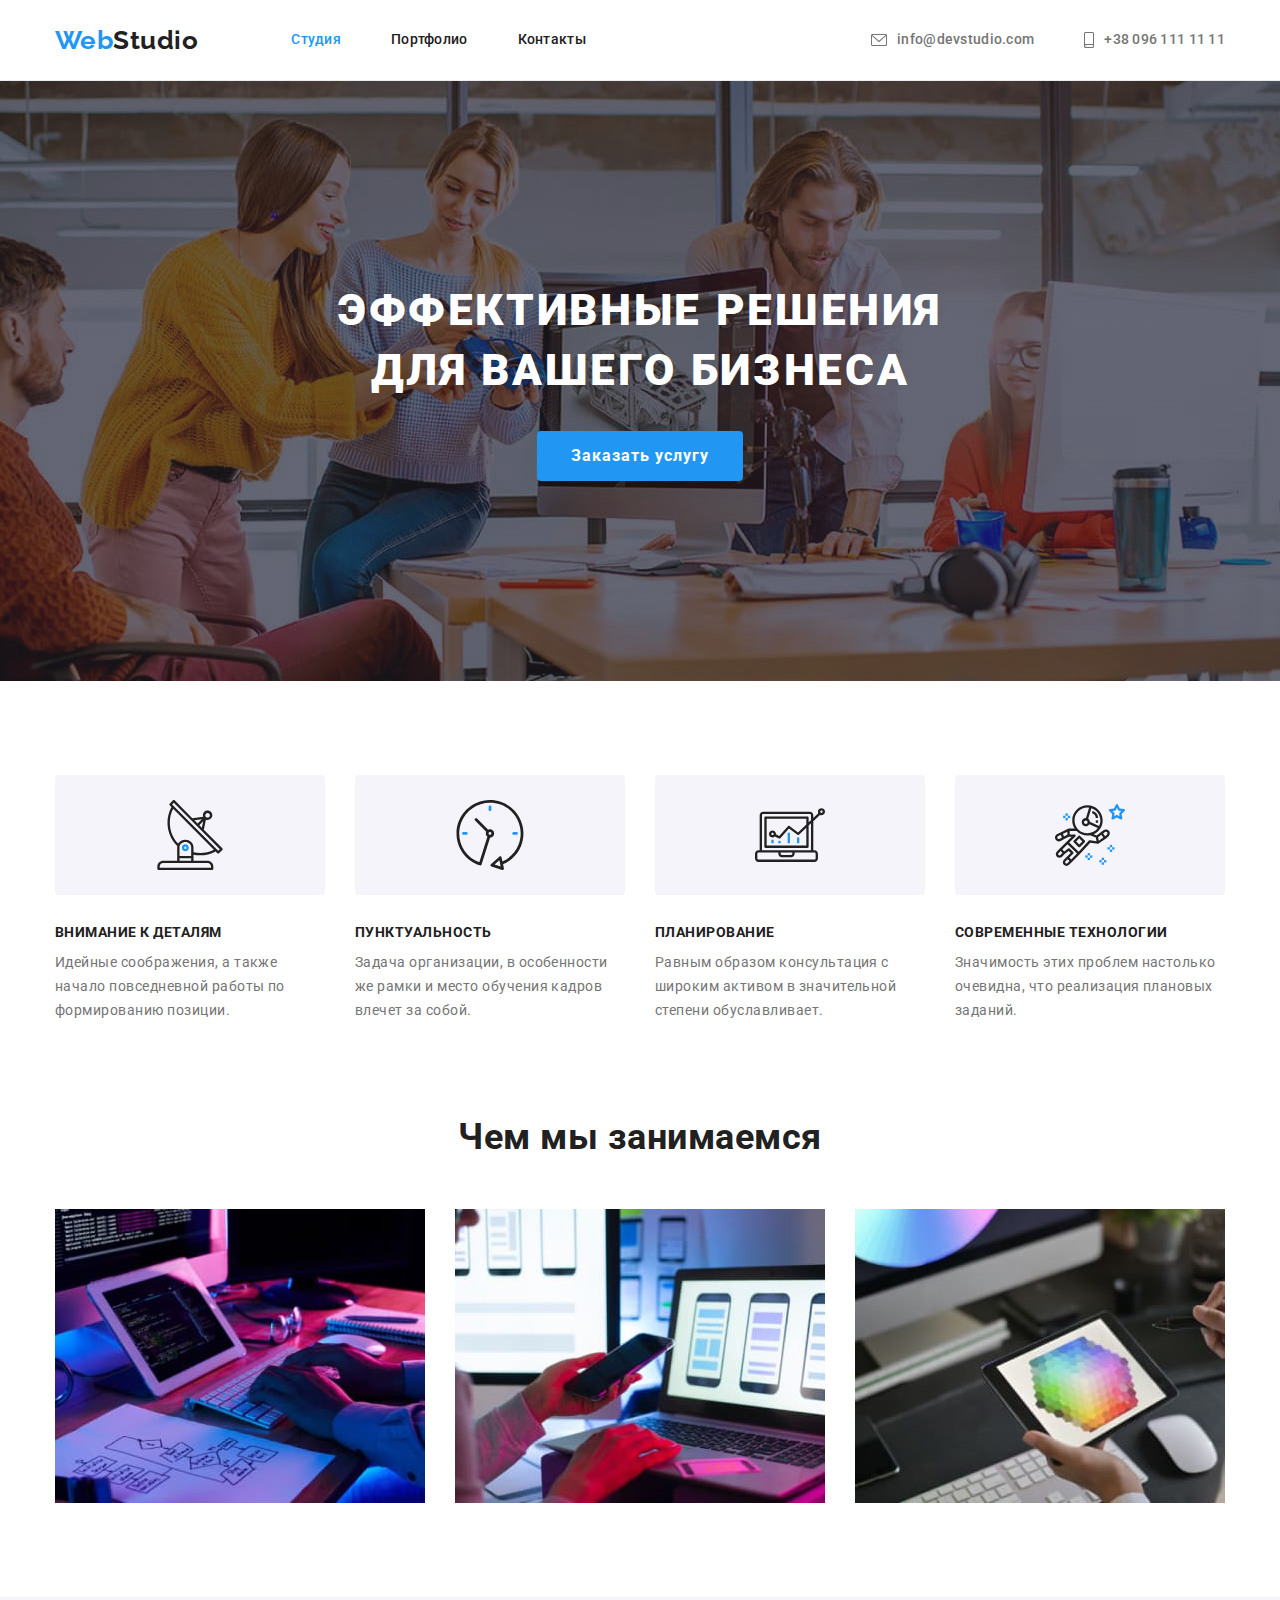
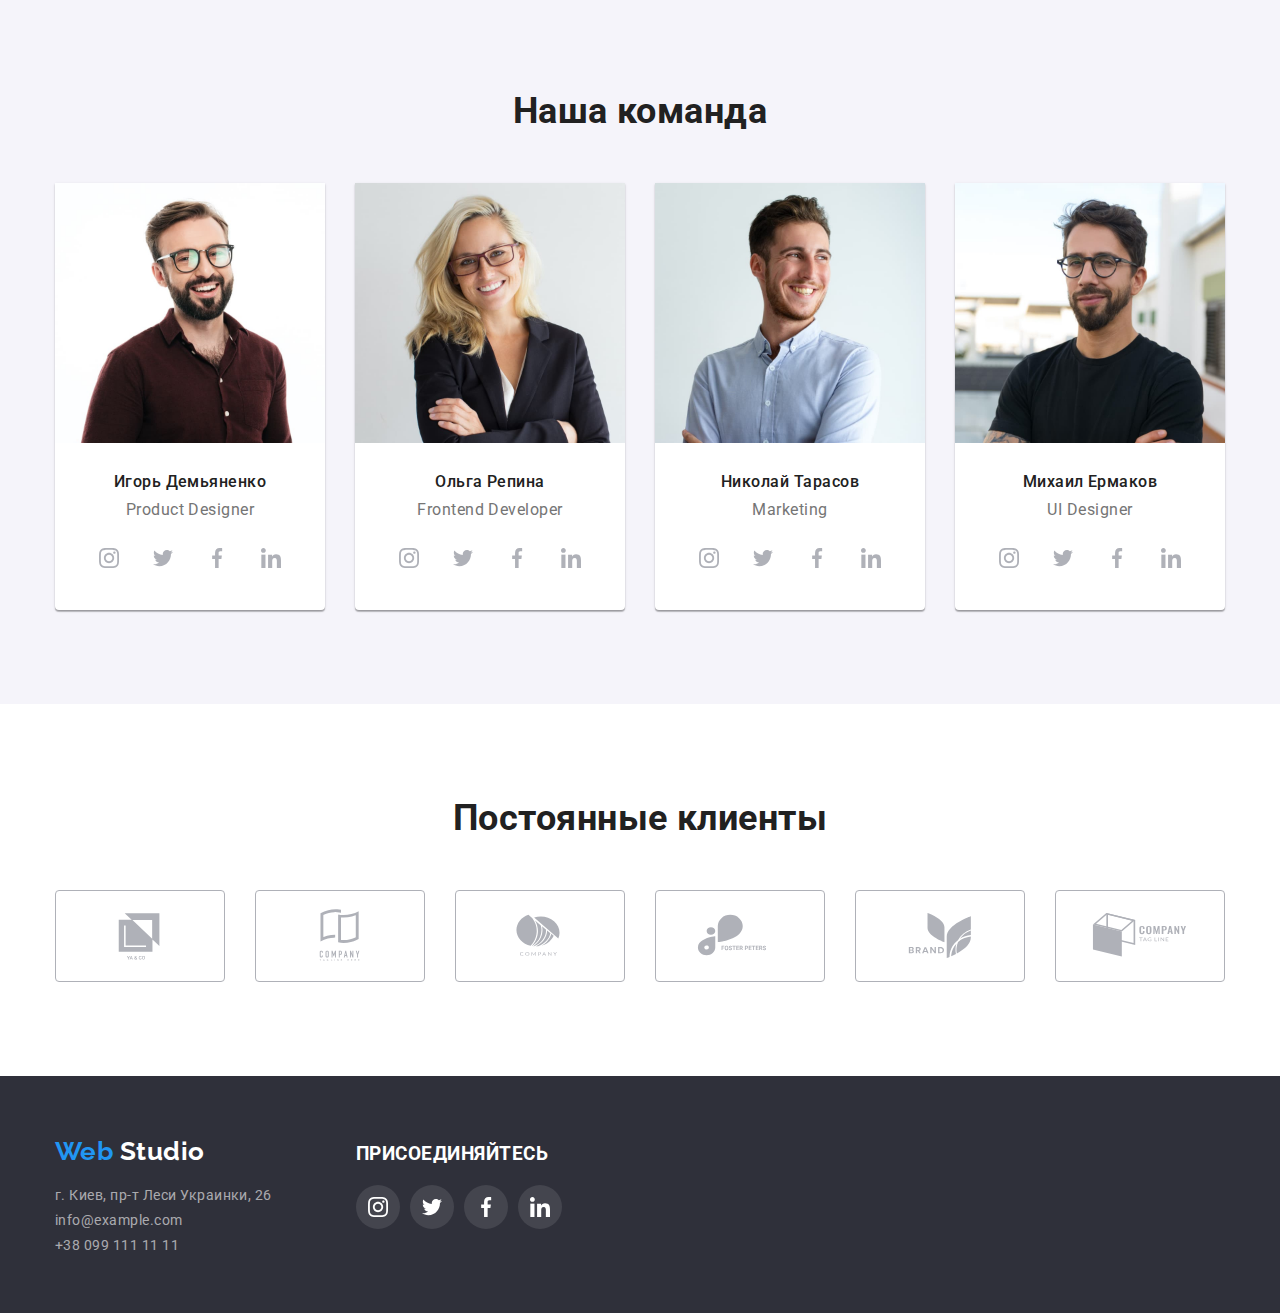
<file: index.html>
<!DOCTYPE html>
<html lang="ru">
<head>
    <meta charset="UTF-8">
    <meta http-equiv="X-UA-Compatible" content="IE=edge">
    <meta name="viewport" content="width=device-width, initial-scale=1.0">
    <title>Document</title>
    <link href="https://fonts.googleapis.com/css2?family=Raleway:wght@700&family=Roboto:wght@400;500;700;900&display=swap"
        rel="stylesheet" />
    <link rel="stylesheet" href="https://cdnjs.cloudflare.com/ajax/libs/modern-normalize/1.0.0/modern-normalize.min.css" />
    <link rel="stylesheet" href="./css/styles.css">

</head>
<body>

    <header>
       
          <div class="container container-header">
        <a href="./index.html" class="logo"> Web<span class="logo-black">Studio</span></a>
        <nav class="nav">
                <ul class="site-nav">
                    <li class="nav-item"><a href="./index.html" class="link current">Студия</a></li>
                    <li class="nav-item"><a href="./portfolio.html" class="link ">Портфолио</a></li>
                    <li class="nav-item"><a href="" class="link ">Контакты</a></li>
            
                </ul>
            </nav>
         
            <ul class="site-link">
                <li class="connection-item"><a href="mailto:info@devstudio.com" class="link"><svg class="connection-icon" width="16px" height="12px">
                    <use href="./images/icons&BG/icons.svg#icon-envelope"></use>
                </svg>info@devstudio.com</a></li>
                <li class="connection-item"><a href="tel:+380961111111" class="link ">
                    <svg class="connection-icon" width="10px" height="16px">
                        <use href="./images/icons&BG/icons.svg#icon-smartphone"></use>
                    </svg>+38 096 111 11 11</a></li>
            </ul>
         </div>   
  
    </header>

    <main>
        <!--верхній баннер-->
        <section class="hero">
            <div class="container">
                <h1 class="hero-title title">Эффективные решения для вашего бизнеса</h1>
                <button type="button" class="hero-button">Заказать услугу</button>
            </div>

        </section>

        <!--переваги компанії+невиимий заголовок-->
        <section class="section-preferences section">
            <div class="container-preferences container">
                <h2 class=" visually-hidden "> переваги компанії</h2>
                <ul class="preferences-list card-set">
                    <li class="preferences">
                        
                                <div class="pref-img"><svg class="co-worker-soc-icon" width="70px" height="70px">
                                    <use href="./images/icons&BG/icons.svg#icon-antenna-1"></use>
                                </svg></div>
                                <h3 class="title preferences-title">Внимание к деталям</h3>
                               <p class="preferences-text">Идейные соображения, а также начало повседневной работы по формированию позиции.</p>
                  
                     
                      </li>
                    <li class="preferences">
                        <div class="pref-img"><svg class="co-worker-soc-icon" width="70px" height="70px">
                                <use href="./images/icons&BG/icons.svg#icon-clock-1"></use>
                            </svg></div>
                        <h3 class="title preferences-title">Пунктуальность</h3>
                        <p class="preferences-text">
                            Задача организации, в особенности же рамки и место обучения кадров влечет за собой.
                        </p>
                    </li>
                    <li class="preferences">
                        <div class="pref-img"><svg class="co-worker-soc-icon" width="70px" height="70px">
                                <use href="./images/icons&BG/icons.svg#icon-diagram-1"></use>
                            </svg></div>
                        <h3 class="title preferences-title">Планирование</h3>
                        <p class="preferences-text">
                            Равным образом консультация с широким активом в значительной степени обуславливает.
                        </p>
                    </li>
                    <li class="preferences">
                        <div class="pref-img"><svg class="co-worker-soc-icon" width="70px" height="70px">
                            <use href="./images/icons&BG/icons.svg#icon-astronaut-1"></use>
                        </svg></div>
                        <h3 class="title preferences-title">Современные технологии</h3>
                        <p class="preferences-text">
                            Значимость этих проблем настолько очевидна, что реализация плановых заданий.
                        </p>
                    </li>
                </ul>
            </div>
          
            
        </section>

        <!--чим займаємося-->
        <section class="works section">
           <div class="container works-container">
                <h2 class="section-title title works-title">Чем мы занимаемся</h2>
                <ul class="works-list card-set">
                
                    <li class="works-foto"><img src="./images/bd(4).jpg" alt="бекенд розработка" width="370"></li>
                    <li class="works-foto"><img src="./images/fd(1).jpg" alt="фронтенд розработка" width="370"></li>
                    <li class="works-foto"><img src="./images/wd.jpg" alt="веб дизайн" width="370"></li>
                
                </ul>
           </div>
        </section>

        <!--наша команда-->
        <section class="section our-team">
            <div class="container team-container">
                <h2 class="section-title title">Наша команда</h2>
                <ul class="team-list card-set">
                    <li class="co-worker">
                        
                         <img src="./images/was-img(1).jpg" alt="Игорь Демьяненко" width="270">
                        <div class="co-worker-info">
                            <h3 class="name title">Игорь Демьяненко</h3>
                            <p class="position" lang="en">Product Designer</p>
                            <ul class="co-worker-soc-list">
                                <li class="co-worker-soc-item">
                                    <a href="" class="master-soc">
                                        <svg class="co-worker-soc-icon" width="20px" height="20px">
                                            <use href="./images/icons&BG/icons.svg#icon-instagram-2-1"></use>
                                        </svg>
                                    </a>
                                </li>
                                <li class="co-worker-soc-item">
                                    <a href="" class="master-soc"> <svg class="co-worker-soc-icon" width="20px" height="20px">
                                            <use href="./images/icons&BG/icons.svg#icon-twitter-1"></use>
                                        </svg></a>
                                </li>
                                <li class="co-worker-soc-item">
                                    <a href="" class="master-soc">
                                        <svg class="co-worker-soc-icon" width="20px" height="20px">
                                            <use href="./images/icons&BG/icons.svg#icon-facebook-11"></use>
                                        </svg>
                                    </a>
                                </li>
                                <li class="co-worker-soc-item">
                                    <a href="" class="master-soc"><svg class="co-worker-soc-icon" width="20px" height="20px">
                                            <use href="./images/icons&BG/icons.svg#icon-linkedin-1"></use>
                                        </svg></a>
                                </li>
                            </ul>

                        </div>
                        
                    </li>
                    <li class="co-worker">
                        
                            <img src="./images/was-img-7(1).jpg" alt="Ольга Репина" width="270">
                            <div class="co-worker-info">
                                <h3 class="name title">Ольга Репина</h3>
                            <p class="position" lang="en">Frontend Developer</p>
                            <ul class="co-worker-soc-list">
                                <li class="co-worker-soc-item">
                                    <a href="" class="master-soc">
                                        <svg class="co-worker-soc-icon" width="20px" height="20px">
                                            <use href="./images/icons&BG/icons.svg#icon-instagram-2-1"></use>
                                        </svg>
                                    </a>
                                </li>
                                <li class="co-worker-soc-item">
                                    <a href="" class="master-soc"> <svg class="co-worker-soc-icon" width="20px" height="20px">
                                            <use href="./images/icons&BG/icons.svg#icon-twitter-1"></use>
                                        </svg></a>
                                </li>
                                <li class="co-worker-soc-item">
                                    <a href="" class="master-soc"> <svg class="co-worker-soc-icon" width="20px" height="20px">
                                        <use href="./images/icons&BG/icons.svg#icon-facebook-11"></use>
                                    </svg></a>
                                </li>
                              
                                <li class="co-worker-soc-item">
                                    <a href="" class="master-soc"><svg class="co-worker-soc-icon" width="20px" height="20px">
                                            <use href="./images/icons&BG/icons.svg#icon-linkedin-1"></use>
                                        </svg></a>
                                </li>
                            </ul>
                            </div>
                            
                        
                
                    </li>
                    <li class="co-worker">
                        
                            <img src="./images/was-mg-8(1).jpg" alt="Николай Тарасов" width="270">
                            <div class="co-worker-info">
                                    <h3 class="name title">Николай Тарасов</h3>
                            <p class="position" lang="en">Marketing</p>
                          <ul class="co-worker-soc-list">
                            <li class="co-worker-soc-item">
                                <a href="" class="master-soc">
                                    <svg class="co-worker-soc-icon" width="20px" height="20px">
                                        <use href="./images/icons&BG/icons.svg#icon-instagram-2-1"></use>
                                    </svg>
                                </a>
                            </li>
                            <li class="co-worker-soc-item">
                                <a href="" class="master-soc"> <svg class="co-worker-soc-icon" width="20px" height="20px">
                                        <use href="./images/icons&BG/icons.svg#icon-twitter-1"></use>
                                    </svg></a>
                            </li>
                            <li class="co-worker-soc-item">
                                <a href="" class="master-soc"> <svg class="co-worker-soc-icon" width="20px" height="20px">
                                        <use href="./images/icons&BG/icons.svg#icon-facebook-11"></use>
                                    </svg></a>
                            </li>
                            <li class="co-worker-soc-item">
                                <a href="" class="master-soc"><svg class="co-worker-soc-icon" width="20px" height="20px">
                                        <use href="./images/icons&BG/icons.svg#icon-linkedin-1"></use>
                                    </svg></a>
                            </li>
                        </ul>


                            </div>
                            
                        
                
                    </li>
                    <li class="co-worker">
                        
                            <img src="./images/was-img-9(1).jpg" alt="Михаил Ермаков" width="270">
                            <div class="co-worker-info">
                                           <h3 class="name title">Михаил Ермаков</h3>
                            <p class="position" lang="en">UI Designer </p>
                            <ul class="co-worker-soc-list">
                                <li class="co-worker-soc-item">
                                    <a href="" class="master-soc">
                                        <svg class="co-worker-soc-icon" width="20px" height="20px">
                                            <use href="./images/icons&BG/icons.svg#icon-instagram-2-1"></use>
                                        </svg>
                                    </a>
                                </li>
                                <li class="co-worker-soc-item">
                                    <a href="" class="master-soc"> <svg class="co-worker-soc-icon" width="20px" height="20px">
                                            <use href="./images/icons&BG/icons.svg#icon-twitter-1"></use>
                                        </svg></a>
                                </li>
                                <li class="co-worker-soc-item">
                                    <a href="" class="master-soc"> <svg class="co-worker-soc-icon" width="20px" height="20px">
                                            <use href="./images/icons&BG/icons.svg#icon-facebook-11"></use>
                                        </svg></a>
                                </li>
                                <li class="co-worker-soc-item">
                                    <a href="" class="master-soc"><svg class="co-worker-soc-icon" width="20px" height="20px">
                                            <use href="./images/icons&BG/icons.svg#icon-linkedin-1"></use>
                                        </svg></a>
                                </li>
                            </ul>
                            </div>
                            
                        
                    </li>
                
                </ul>
            </div>
        </section>



        <section class="regular-costomers section">
            <div class="container customers-container">
                <h2 class="section-title customer-title">Постоянные клиенты</h2>
                <ul class="customer-list card-set">
                    <li class="customer">
                        <a href="" class="customer-link">
                            <svg class="customer-icon" width="106px" height="60px">
                                <use href="./images/icons&BG/icons.svg#icon-Logo-6"></use>
                            </svg>
                        </a>
                    </li>
                    <li class="customer">
                        <a href="" class="customer-link">
                            <svg class="customer-icon" width="106px" height="60px">
                                <use href="./images/icons&BG/icons.svg#icon-Logo-1"></use>
                            </svg>
                        </a>
                    </li>
                    <li class="customer">
                        <a href="" class="customer-link">
                            <svg class="customer-icon" width="106px" height="60px">
                                <use href="./images/icons&BG/icons.svg#icon-Logo-2"></use>
                            </svg>
                        </a>
                    </li>
                    <li class="customer">
                        <a href="" class="customer-link">
                            <svg class="customer-icon" width="106px" height="60px">
                                <use href="./images/icons&BG/icons.svg#icon-Logo-3"></use>
                            </svg>
                        </a>
                    </li>
                    <li class="customer">
                        <a href="" class="customer-link">
                            <svg class="customer-icon" width="106" height="60">
                                <use href="./images/icons&BG/icons.svg#icon-Logo-4"></use>
                            </svg>
                        </a>
                    </li>
                    <li class="customer">
                        <a href="" class="customer-link">
                            <svg class="customer-icon" width="106px" height="60px">
                                <use href="./images/icons&BG/icons.svg#icon-Logo-5"></use>
                            </svg>
                        </a>
                    </li>
                   
                </ul>

            </div>
        </section>

    </main>

    <footer class="footer">
        <div class="footer-containers container">
            <div class=" address-container footer-item">
                <a href="./index.html" class="footer-logo logo"> Web <span class="logo-white">Studio </span></a>
                <address class="address">
                    <ul class="list">
                        <li class="adress-item">
                            <a href="https://goo.gl/maps/nEoxrLHgyLhJDWgF7" target="_blank" rel="noopener noreferrer nofollow"
                                class="kuyiv-address link">г. Киев, пр-т Леси Украинки, 26</a>
                        </li>
                        <li class="adress-item">
                            <a href="mailto:info@example.com" class="link">info@example.com</a>
                        </li>
                        <li class="adress-item">
                            <a href="tel:+380991111111" class="link tell-link">+38 099 111 11 11</a>
                        </li>
            
                    </ul>
                </address>
            </div>
            
            <div class="join-container footer-item">
            
                <h3 class="join-title">присоединяйтесь</h3>
                                    <ul class="co-worker-soc-list">
                                        <li class="co-worker-soc-item">
                                            <a href="" class="master-soc">
                                                <svg class="co-worker-soc-icon" width="20px" height="20px">
                                                    <use href="./images/icons&BG/icons.svg#icon-instagram-2-1"></use>
                                                </svg>
                                            </a>
                                        </li>
                                        <li class="co-worker-soc-item">
                                            <a href="" class="master-soc"> <svg class="co-worker-soc-icon" width="20px" height="20px">
                                                    <use href="./images/icons&BG/icons.svg#icon-twitter-1"></use>
                                                </svg></a>
                                        </li>
                                        <li class="co-worker-soc-item">
                                            <a href="" class="master-soc"> <svg class="co-worker-soc-icon" width="20px" height="20px">
                                                    <use href="./images/icons&BG/icons.svg#icon-facebook-11"></use>
                                                </svg></a>
                                        </li>
                                        <li class="co-worker-soc-item">
                                            <a href="" class="master-soc"><svg class="co-worker-soc-icon" width="20px" height="20px">
                                                    <use href="./images/icons&BG/icons.svg#icon-linkedin-1"></use>
                                                </svg></a>
                                        </li>
                                    </ul>
 
            </div>
        </div>
      


    


    </footer>
</body>

</html>
</file>
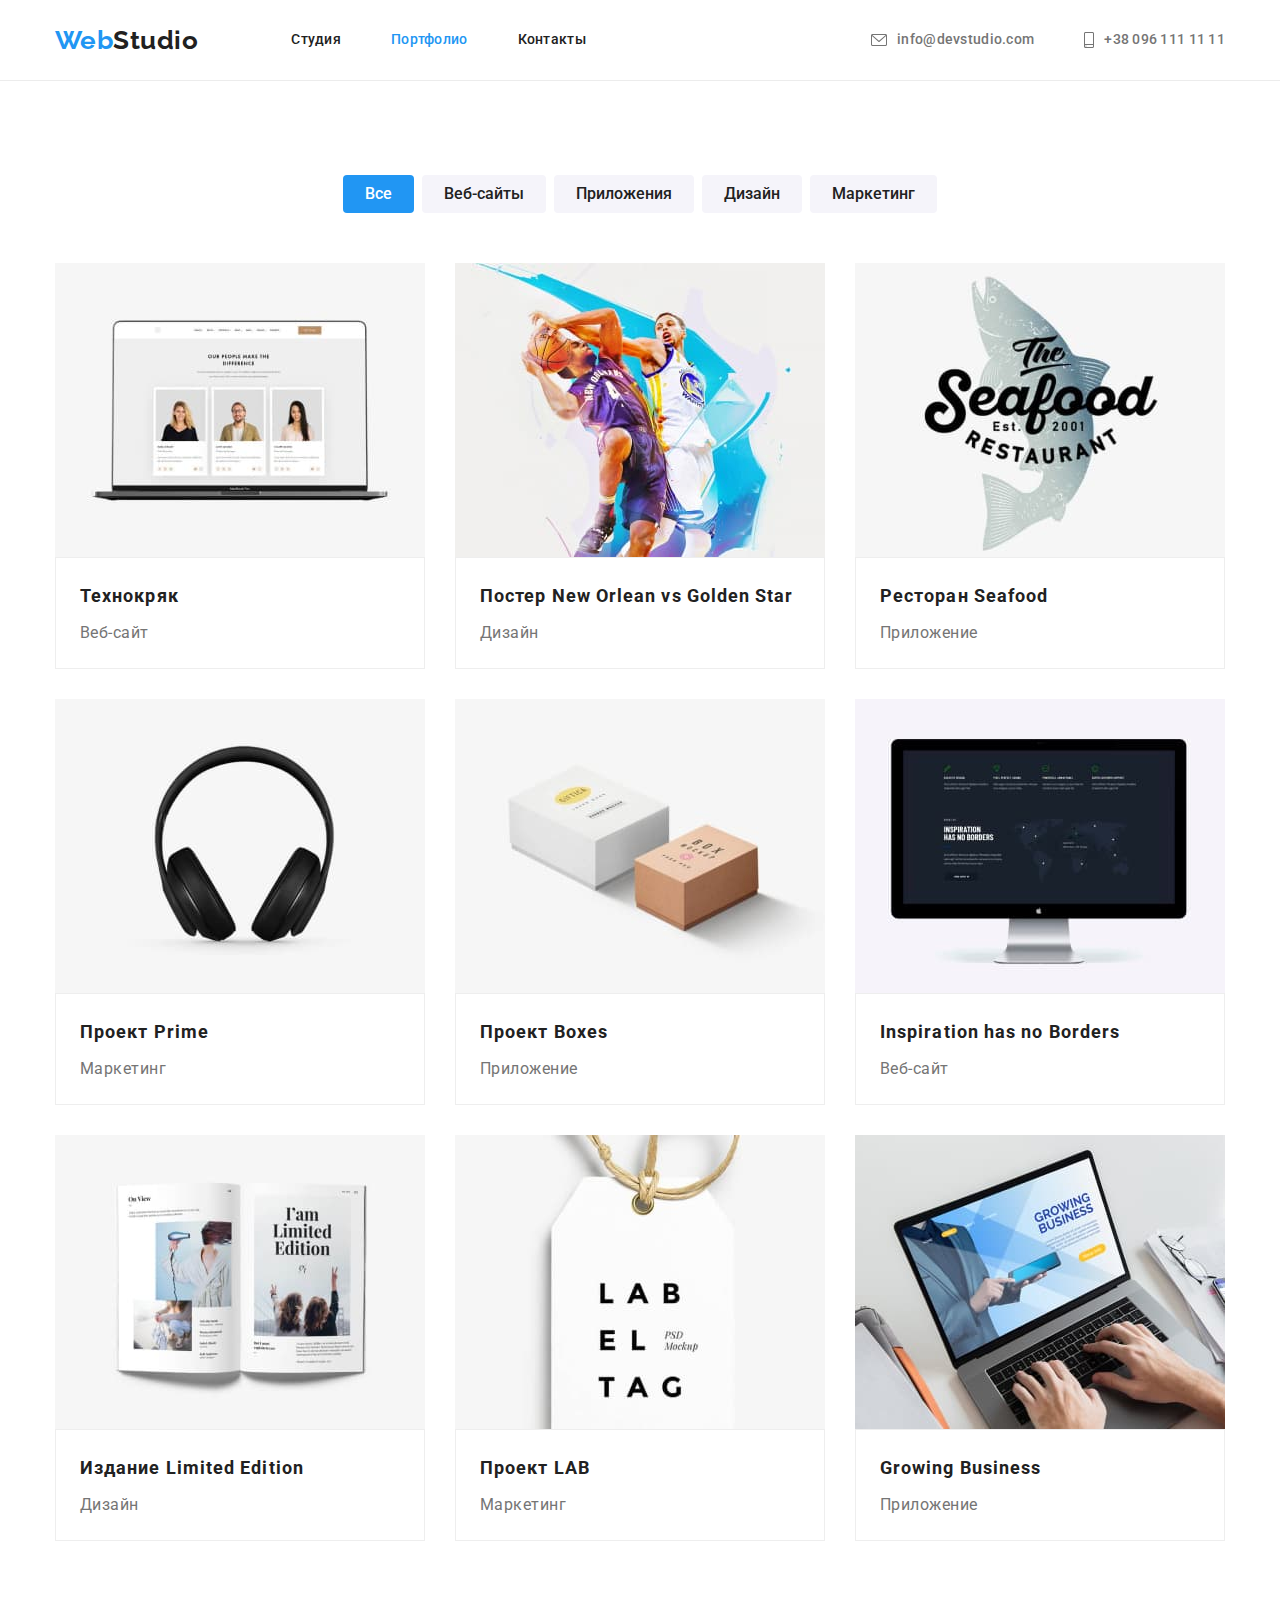
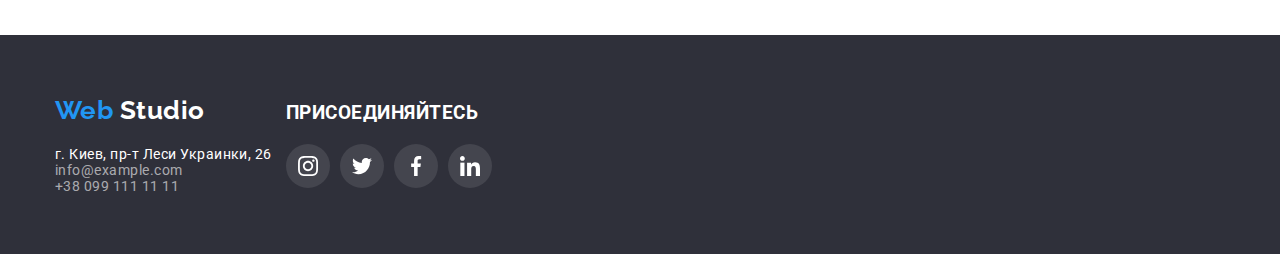
<file: portfolio.html>
<!DOCTYPE html>
<html lang="ru">

<head>
    <meta charset="UTF-8">
    <meta http-equiv="X-UA-Compatible" content="IE=edge">
    <meta name="viewport" content="width=device-width, initial-scale=1.0">
    <title>Document</title>
    <link
        href="https://fonts.googleapis.com/css2?family=Raleway:wght@700&family=Roboto:wght@400;500;700;900&display=swap"
        rel="stylesheet" />
    <link rel="stylesheet" href="https://cdnjs.cloudflare.com/ajax/libs/modern-normalize/1.0.0/modern-normalize.min.css" />
    <link rel="stylesheet" href="./css/styles.css">

</head>

<body>

    <header>
    
        <div class="container container-header">
            <a href="./index.html" class="logo"> Web<span class="logo-black">Studio</span></a>
            <nav class="nav">
                <ul class="site-nav">
                    <li class="nav-item"><a href="./index.html" class="link ">Студия</a></li>
                    <li class="nav-item"><a href="./portfolio.html" class="link current">Портфолио</a></li>
                    <li class="nav-item"><a href="" class="link ">Контакты</a></li>
    
                </ul>
            </nav>
    
            <ul class="site-link">
                <li class="connection-item"><a href="mailto:info@devstudio.com" class="link"><svg class="connection-icon"
                            width="16px" height="12px">
                            <use href="./images/icons&BG/icons.svg#icon-envelope"></use>
                        </svg>info@devstudio.com</a></li>
                <li class="connection-item"><a href="tel:+380961111111" class="link ">
                        <svg class="connection-icon" width="10px" height="16px">
                            <use href="./images/icons&BG/icons.svg#icon-smartphone"></use>
                        </svg>+38 096 111 11 11</a></li>
            </ul>
        </div>
    
    </header>
   <main>
       <h1 class="visually-hidden"> портфолио вебстудии</h1>
       
       <section class="section">
           <div class="container portfolio-cnt">
            <h2 class="visually-hidden">образци</h2>
            <ul class="filter ">
                <li class="filters"><button type="button" class="filter-button current">Все</button></li>
                <li class="filters"><button type="button" class="filter-button">Веб-сайты</button></li>
                <li class="filters"><button type="button" class="filter-button">Приложения</button></li>
                <li class="filters"><button type="button" class="filter-button">Дизайн</button></li>
                <li class="filters"><button type="button" class="filter-button">Маркетинг</button></li>
            </ul>
            
            
            <ul class="exampls card-set">
                <li class="one-exampl"> 
                    <a href="" class="link exampl-link"><img src="./images/img(1)(1).jpg" alt="Технокряк" width="370">
                    <div class="exampl-wrap">
                        <h3 class="title">Технокряк</h3>
                        <p class="kind">Веб-сайт</p>
                    </div>
               </a>
            
                </li>
                <li class="one-exampl">
                    <a href="" class="link exampl-link"> <img src="./images/img(2)1.jpg"
                            alt="Постер New Orlean vs Golden Star" width="370">
                    <div class="exampl-wrap">
                        <h3 class="title">Постер New Orlean vs Golden Star </h3>
                        <p class="kind">Дизайн</p>
                    </div>
            
            </a>
                </li>
                <li class="one-exampl"><a href="" class="link exampl-link">
                        <img src="./images/img(3)(1).jpg" alt="Ресторан Seafood" width="370">
                    <div class="exampl-wrap">
                        <h3 class="title">Ресторан Seafood</h3>
                        <p class="kind">Приложение</p>
                    </div>
            
            </a>
            
            
                </li>
                <li class="one-exampl">
                    <a href="" class="link exampl-link">
                        <img src="./images/img(4)(1).jpg" alt="Проект Prime" width="370">
                    <div class="exampl-wrap">
                        <h3 class="title">Проект Prime</h3>
                        <p class="kind">Маркетинг</p>
                    </div>
            
            </a>
            
                </li>
                <li class="one-exampl">
                    <a href="" class="link exampl-link">
                        <img src="./images/img(5)(1).jpg" alt="Проект Boxes" width="370"> 
                    <div class="exampl-wrap">
                        <h3 class="title">Проект Boxes</h3>
                        <p class="kind">Приложение</p>
                    </div>
            </a>
            
            
            
                </li>
                <li class="one-exampl">
                    <a href="" class="link exampl-link">
                        <img src="./images/img(6)(1).jpg" alt="Inspiration has no Borders" width="370">
                    <div class="exampl-wrap">
                        <h3 class="title">Inspiration has no Borders</h3>
                        <p class="kind">Веб-сайт</p>
                    </div>
            
            </a>
            
                </li>
                <li class="one-exampl">
                    <a href="" class="link exampl-link">
                        <img src="./images/img(7)(1).jpg" alt="Издание Limited Edition" width="370"> 
                    <div class="exampl-wrap">
                        <h3 class="title">Издание Limited Edition</h3>
                        <p class="kind">Дизайн</p>
                    </div>
            </a>
            
            
                </li>
                <li class="one-exampl ">
                    <a href="" class="link exampl-link">
                        <img src="./images/img(8)(1).jpg" alt="Проект LAB" width="370"> 
                    <div class="exampl-wrap">
                        <h3 class="title">Проект LAB</h3>
                        <p class="kind">Маркетинг</p>
                    </div>
            </a>
            
            
                </li>
                <li class="one-exampl">
                    <a href="" class="link exampl-link">
                        <img src="./images/img(9)(1).jpg" alt="Growing Business" width="370">
                    <div class="exampl-wrap">
                        <h3 class="title">Growing Business</h3>
                        <p class="kind">Приложение</p>
                    </div>
            </a>
            
            
                </li>
            </ul>
           </div>
       </section>


   </main>

<footer class="footer">
    <div class="footer-containers container">
        <div class=" footer-container">
            <a href="./index.html" class="footer-logo logo">Web <span class="logo-white">Studio</span></a>
            <address class="address">
                <p class="kuyiv-address">г. Киев, пр-т Леси Украинки, 26</p>
                <a href="mailto:info@example.com" class="link">info@example.com</a>
                <a href="tel:+380991111111" class="link tell-link">+38 099 111 11 11</a>
            </address>
        </div>

        <div class="join-container ">

            <h3 class="join-title">присоединяйтесь</h3>

            <ul class="soc-list">
                <li class="soc-item">
                    <a href="" class=" soc">
                        <svg class="co-worker-soc-icon soc-icon" width="20px" height="20px">
                            <use href="./images/icons&BG/icons.svg#icon-instagram-2-1"></use>
                        </svg>
                    </a>
                </li>
                <li class="co-worker-soc-item">
                    <a href="" class="soc"> <svg class="co-worker-soc-icon" width="20px" height="20px">
                            <use href="./images/icons&BG/icons.svg#icon-twitter-1"></use>
                        </svg></a>
                </li>
                <li class="co-worker-soc-item">
                    <a href="" class="soc">
                        <svg class="co-worker-soc-icon" width="20px" height="20px">
                            <use href="./images/icons&BG/icons.svg#icon-facebook-11"></use>
                        </svg>
                    </a>
                </li>
                <li class="co-worker-soc-item">
                    <a href="" class="soc"><svg class="co-worker-soc-icon" width="20px" height="20px">
                            <use href="./images/icons&BG/icons.svg#icon-linkedin-1"></use>
                        </svg></a>
                </li>
            </ul>

        </div>
    </div>






</footer>
</body>

</html>
</file>
<file: css/styles.css>
html {
    box-sizing: border-box;
}


*,
*::before,
*::after {
    box-sizing: inherit;
}


:root {
    --icon-silver--:#AFB1B8;
    --primary-text-color: #757575;
    --section-title-color: #212121;
    --accent-color: #2196F3;
    --white-color: #ffffff;
    --fotter-link: rgba(255, 255, 255, 0.6);


}
  
/* --------RESET------- */

p,
h1,
h2,
h3,
h4,
h5,
h6 {
    margin: 0;
}

ul, ol {
    padding-left: 0;
    margin: 0;
}

img {
    display: block;
}

/* ----------загальні--------- */


body {

    color:var(--primary-text-color) ;
    font-family: 'Roboto', sans-serif;
    letter-spacing: 0.03em;   
}

.container {
    width: 1200px;
    padding-left: 15px;
    padding-right: 15px;
    margin: 0 auto;
}

.title {
    color:var(--section-title-color);
    ;

}


.join-title,
.hero-title,
.preferences-title {
    text-transform: uppercase;
}



.section-title {
    height: 42px;
    margin-bottom: 50px;
        font-weight: 700;
        font-size: 36px;
        line-height: 1.16;
        text-align: center;
    
        color:var(--section-title-color)
}

ul {
    list-style: none;
} 

.link {
    text-decoration: none;
    color: currentColor;
}

.section {
    padding-top: 94px;
    padding-bottom: 94px;
}

/* heder */
/* логотип */



.container-header {

    display: flex;
      
    align-items: center;
}

header {
    background: #FFFFFF;
    border-bottom: 1px solid #ECECEC;

}

.logo {

    font-family: 'Raleway', sans-serif;
    font-weight: 700;
    font-size: 26px;
    line-height: 1.19;
    color: var(--accent-color);
    text-decoration: none;
}

header .logo {
    margin-right: 93px;
}

.footer .logo {
    margin-bottom: 20px;
    display: block;
}


.logo-white {
    color: var(--white-color);
}

.logo-black {
    color: var(--section-title-color);
}

/* site naw */

.nav-item:not(:last-child),
.connection-item:not(:last-child)   {
    margin-right: 50px;
}




.site-nav .link {
    color: var(--section-title-color);
            

}



.site-nav .link:hover,
 .site-nav .link:focus {
    color: var(--accent-color);
 }
 .site-link .link,
 .site-nav .link {
     display: inline-block;
     padding-top: 32px;
     padding-bottom: 32px;

 }



/* посилання у шапці  */

.connection-icon {
    margin-right: 10px;
    fill: currentColor;
}

.site-link {
    
 align-items: center;
   
    margin-left: auto;
}


.site-link .link {
color: var(--primary-text-color);
display: flex;
    align-items: center;
}

.site-link .link:hover,
.site-link .link:focus {
    color: var(--accent-color);
}



/* спільне для усіх посилань шапки */
.site-link,
.site-nav {
        font-weight: 500;
        font-size: 14px;
        line-height: 1.1;
        letter-spacing: 0.02em; 
         display: flex;
 align-items: center;

}
/* хедер закрито */


 
/* main */

/* герой */



.hero {
    background-image:linear-gradient(rgba(47, 48, 58, 0.4), rgba(47, 48, 58, 0.4)), url(../images/icons&BG/Img-bg-hero.jpg);
    background-size: 1600px auto;
    background-repeat: no-repeat;
    background-position: center;
    padding-top: 200px;
    padding-bottom: 200px;
    text-align: center;

}

    

.hero-title {
    margin-bottom: 30px;
           font-weight: 900;
        font-size: 44px;
        line-height: 1.36;
        margin-left: auto;
        margin-right: auto;
    
        max-width: 696px;
     
}
       
/* button */
.hero .hero-button {
    
    min-width: 200px;
    padding: 10px  34px;
        border-radius: 4px;
        font-family: inherit;
        font-weight: 700;
        font-size: 16px;
        line-height: 1.88;
        border: 0;
        background-color: #2196F3; 

        cursor: pointer; 
   
}


.hero .hero-button:hover,
.hero .hero-button:focus {
    background: #188CE8;
}



 /* cпільне для банера */
 .hero-button,
 .hero-title {
     color: var(--white-color);
     letter-spacing: 0.06em;
  
 } 
 /* герой закрито */

 /* перша секція */

  .section-preferences {
    padding-bottom: 0;
  }


  .preferences {
      flex-basis: calc((100% - 90px) / 4);
  }


 .visually-hidden {
     position: absolute;
     width: 1px;
     height: 1px;
     margin: -1px;
     border: 0;
     padding: 0;

     white-space: nowrap;
     clip-path: inset(100%);
     clip: rect(0 0 0 0);
     overflow: hidden;
 }


.preferences-title {
    margin-bottom: 10px;
        font-weight: 700;
        font-size: 14px;
        line-height: 1.14;
        color: var(--section-title-color)
}
.preferences-text {

        font-size: 14px;
        line-height: 1.71;
 }

 .pref-img  {
     display: flex;
     align-items: center;
     justify-content: center;

    height: 120px;
    background: #F5F4FA;
    margin-bottom: 30px;
    border-radius: 4px;
     
 }


 /* перша секція закрито */


 /* -----------WORKS--------- */



.works-foto {
    flex-basis: calc((100% - 60px) / 3);

}





/* наша команда */

.co-worker {
    flex-basis: calc((100% - 90px) / 4);
    background-color: var(--white-color);
    border-bottom-right-radius: 4px;
    border-bottom-left-radius: 4px;
    box-shadow: 0px 1px 3px rgba(0, 0, 0, 0.12), 0px 1px 1px rgba(0, 0, 0, 0.14), 0px 2px 1px rgba(0, 0, 0, 0.2);

}

.our-team {
background: #F5F4FA;
}


.co-worker-info {
    padding: 30px;
    text-align: center;
}

.name {
        font-weight: 500;
        font-size: 16px;
        line-height: 1.17;
        margin-bottom: 10px;


}

.position {
        font-size: 16px;
        line-height: 1.17;
        margin-bottom: 16px;


}

/* наша команда end */



/* ---------customers-------- */

.customer-title {
    
}

.customers-container {
 
}







.customer {
    
    flex-basis: calc((100% - 150px) / 6 );
}





.customer:hover,
.customer:focus
 {
     color: var(--accent-color);
  
}

.customer-link:hover,
.customer-link:focus {
    color:var(--accent-color);
    border-color: var(--accent-color);
    /* color: var(--accent-color);
    border: var(--accent-color); */
}

.customer-link {
    width: 100%;
        height: 92px;
        border: 1px solid #AFB1B8;
        border-radius: 4px;
    
    display: flex;
    align-items: center;
    
        justify-content: center;
        
    color: var(--icon-silver--);
}

.customer-icon {
   
   position: absolute;
    fill: currentColor;
}



/* main end */


/* footer */

.soc {
            width: 44px;
            height: 44px;
            border-radius: 50%;
            display: flex;
            align-items: center;
            justify-content: center;
            color:var(--white-color);
            background-color: rgba(255, 255, 255, 0.1);
    
        }
 
        
.soc:hover,
.soc:focus {
    background-color: var(--accent-color);
}

.soc-item:not(:last-child) {
    margin-right: 10px;
}


.footer-containers {
    display: flex;
    align-items: baseline;
}





.footer {
    background: #2F303A;
padding-bottom: 60px;
padding-top: 60px;
}

.footer .master-soc {
    color: var(--white-color);
    background-color: rgba(255, 255, 255, 0.1);
}


.kuyiv-address {
    font-style: normal;
     margin-top: 20px;
    color: #ffffff;
}

.address .link {
    display: block;
    width: 231px;
    color: var(--fotter-link);
    font-style: normal;
}

 .adress-item:not(:last-child) {
    margin-bottom: 9px;

}


.address-link .link,
.address {
font-size: 14px;
}

.soc-list {
    display: flex;
}

.join-container {

 
}


.join-title {
    font-weight: 700;
    font-size: 14;
    height: 1.14;
    text-align: left;
    margin-bottom: 20px;
    
    color: var(--white-color);
     /* Font size: 14px;
      Line height: 16px; 
      Align: Left; */
}


.footer-item:not(:last-child){
    margin-right: 70px;

}





/* ------постійні клієнти------- */








/* додатково для портфоліо */
 
/* filter button */



.filter {
    display: flex;
    margin: 0 auto;
    justify-content: center;
    margin-bottom: 50px;
}

.card-set {
    display: flex;
    flex-wrap: wrap;
    gap: 30px;
}


.filters:not(:last-child) {
    margin-right: 8px;
}

.filter-button {
    padding: 6px 22px;
    border: 0;
    border-radius: 4px;



    font-weight: 500;
        font-size: 16px;
        line-height:1.62;
        color: var(--section-title-color);
        cursor: pointer;
        background: #F5F4FA;
}
.filter-button:hover,
.filter-button:focus {
    box-shadow: 0px 3px 1px rgba(0, 0, 0, 0.1), 0px 1px 2px rgba(0, 0, 0, 0.08), 0px 2px 2px rgba(0, 0, 0, 0.12);

    color: var(--white-color);
    background-color: var(--accent-color);
}
 /* filter button end */
 
 /* приклади */

.one-exampl {

    flex-basis: calc((100% - 60px) / 3);
     
 }

  .exampl-wrap {
      padding: 20px 24px;
      border-top: 0;
      border: 1px solid #EEEEEE;
  }

 .one-exampl .link:hover,
 .one-exampl .link:focus {
    box-shadow: 0px 1px 1px rgba(0, 0, 0, 0.12), 0px 4px 4px rgba(0, 0, 0, 0.06), 1px 4px 6px rgba(0, 0, 0, 0.16);
 }


.exampls .title {
    
    font-weight: 700;
        font-size: 18px;
        line-height: 2;
        letter-spacing: 0.06em;
        
} 

.exampls .kind {
    
        font-size: 16px;
        line-height: 1.87;
        color: var(--primary-text-color);
       
        margin-top: 4px;
}


 .address-link .link:hover, 
 .address-link .link:focus {
     color: var(--accent-color);
 }

 /* правкі */
.site-nav .current {
    color: var(--accent-color);
}
.filter .current {
background-color: var(--accent-color);
color: var(--white-color);
}

.exampl-link {
    display: flex;
    flex-direction: column;
}



/* ---------ICONS-------- */

.master-soc {
    width: 44px;
    height: 44px;
    border-radius: 50%;
    display: flex;
    align-items: center;
    justify-content: center;
    color: var(--icon-silver--);
    

}




.co-worker-soc-icon {
    fill: currentColor;
}

.master-soc:hover,
.master-soc:focus {
    background-color: var(--accent-color);
    color: var(--white-color);
}



.co-worker-soc-list {
    display: flex;
    justify-content: center;
   
}

.co-worker-soc-item:not(:last-child) {
    margin-right: 10px;
}


/* -------header icins-------- */
</file>
